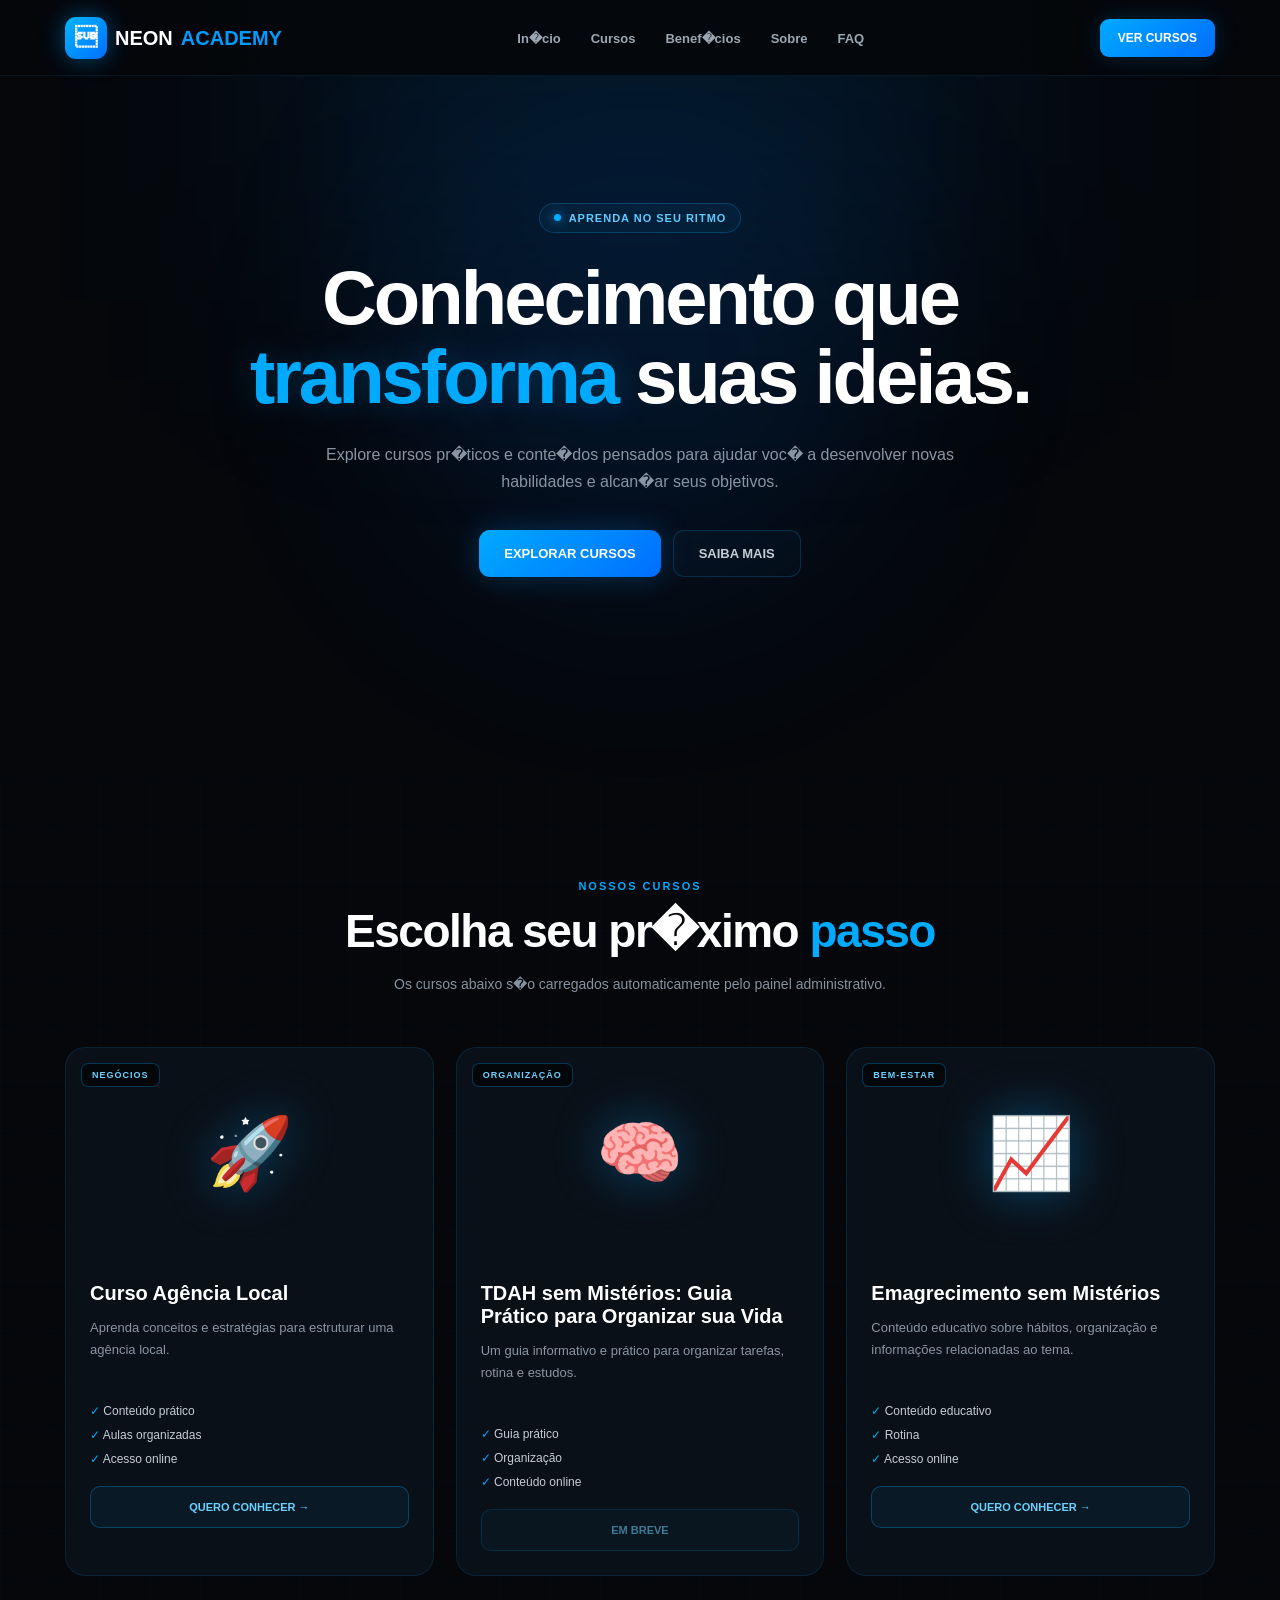
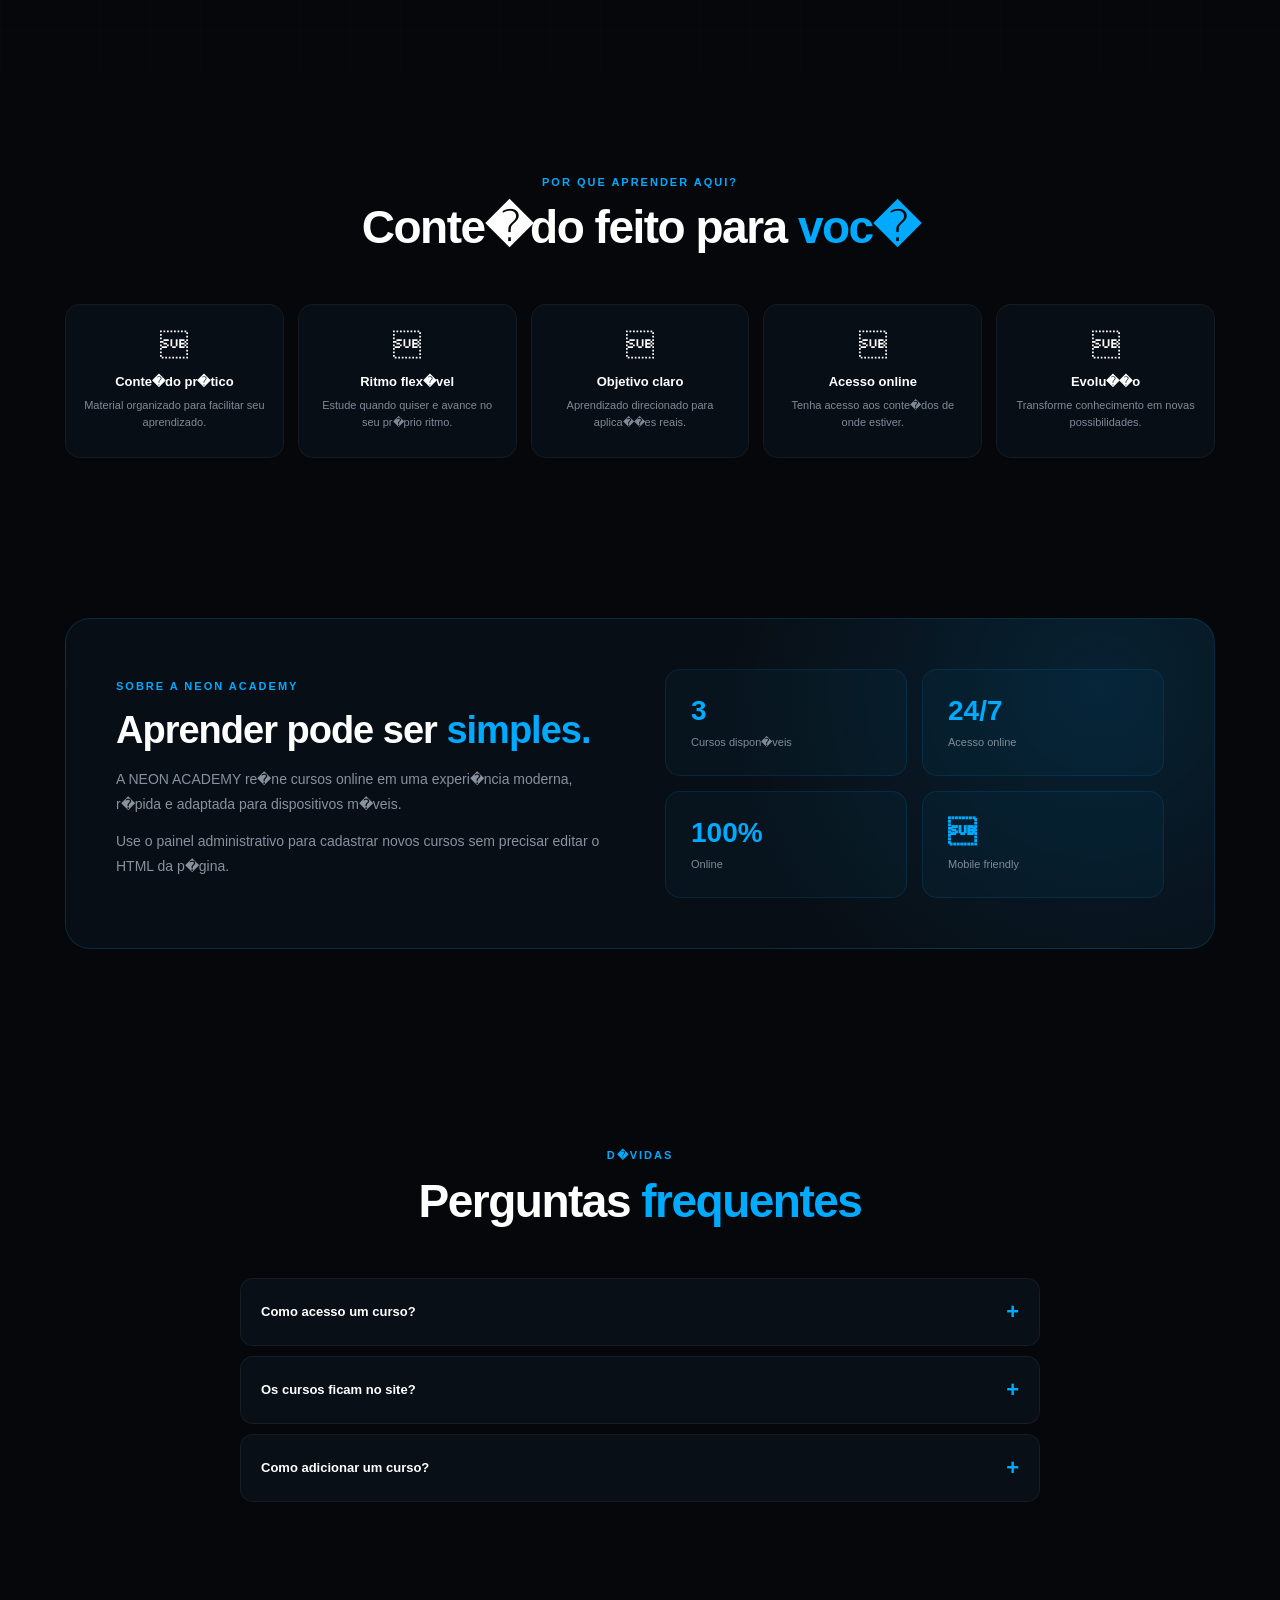
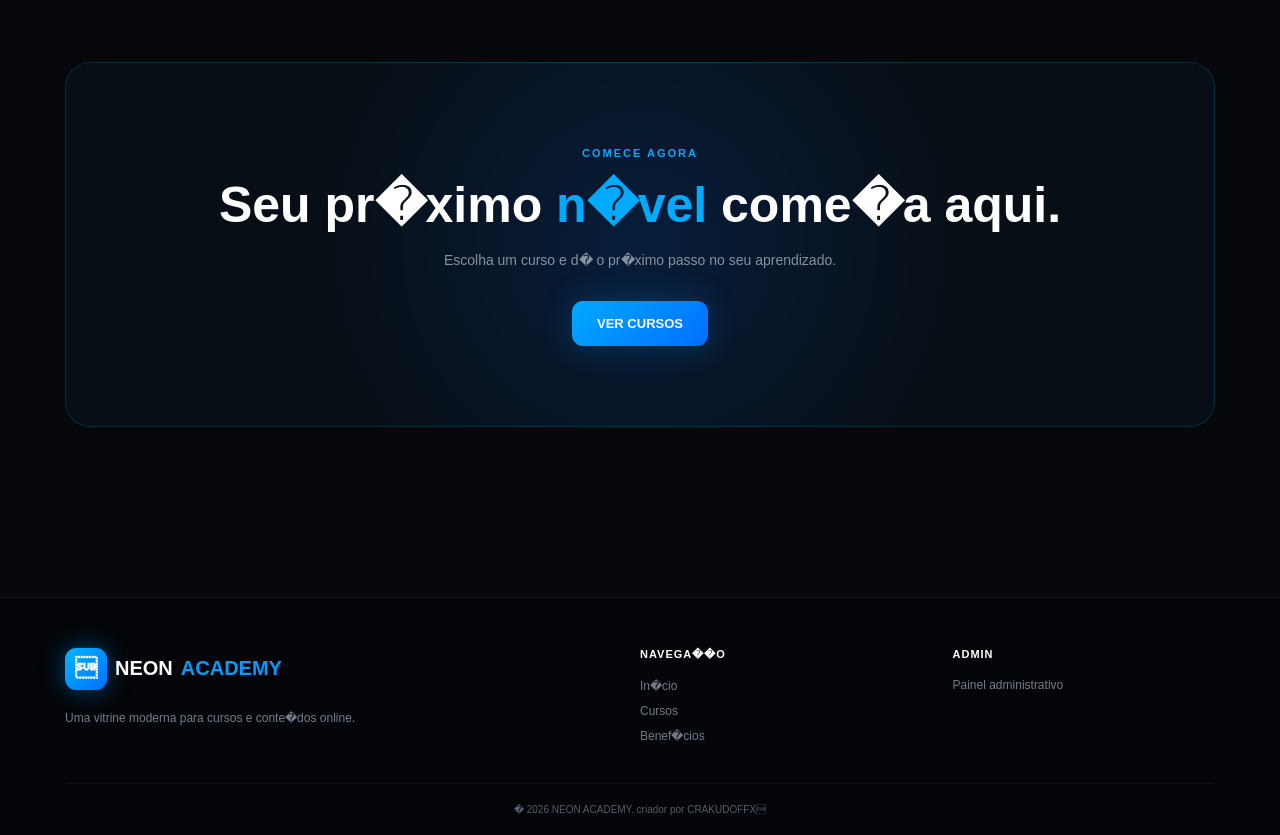
<file: index.html>
<!DOCTYPE html>
<html lang="pt-BR">
<head>
<meta charset="UTF-8">
<meta name="viewport" content="width=device-width, initial-scale=1.0">
<meta name="description" content="NEON ACADEMY � cursos online.">
<title>NEON ACADEMY</title>
<link rel="stylesheet" href="style.css">
</head>

<body>

<header class="header">
  <div class="container navbar">

    <a href="#inicio" class="logo">
      <span class="logo-icon"></span>
      <span class="logo-white">NEON</span>
      <span class="logo-blue">ACADEMY</span>
    </a>

    <nav class="nav" id="nav">
      <a href="#inicio">In�cio</a>
      <a href="#cursos">Cursos</a>
      <a href="#beneficios">Benef�cios</a>
      <a href="#sobre">Sobre</a>
      <a href="#faq">FAQ</a>
    </nav>

    <a class="header-button" href="#cursos">VER CURSOS</a>

    <button class="menu-button" id="menuButton" aria-label="Abrir menu"></button>

  </div>
</header>

<main>

<section class="hero" id="inicio">
  <div class="hero-glow"></div>

  <div class="container hero-content">

    <div class="badge">
      <span></span> APRENDA NO SEU RITMO
    </div>

    <h1>
      Conhecimento que <strong>transforma</strong> suas ideias.
    </h1>

    <p>
      Explore cursos pr�ticos e conte�dos pensados para ajudar voc�
      a desenvolver novas habilidades e alcan�ar seus objetivos.
    </p>

    <div class="hero-buttons">
      <a class="button-primary" href="#cursos">EXPLORAR CURSOS</a>
      <a class="button-secondary" href="#sobre">SAIBA MAIS</a>
    </div>

  </div>
</section>


<section class="courses-section" id="cursos">
  <div class="container">

    <div class="section-title">
      <span>NOSSOS CURSOS</span>

      <h2>
        Escolha seu pr�ximo <strong>passo</strong>
      </h2>

      <p>
        Os cursos abaixo s�o carregados automaticamente pelo painel administrativo.
      </p>
    </div>

    <div class="courses-grid" id="coursesGrid"></div>

    <div id="emptyCourses" class="empty-courses" hidden>
      Nenhum curso cadastrado no momento.
    </div>

  </div>
</section>


<section id="beneficios">
  <div class="container">

    <div class="section-title">
      <span>POR QUE APRENDER AQUI?</span>

      <h2>
        Conte�do feito para <strong>voc�</strong>
      </h2>
    </div>


    <div class="benefits-grid">

      <div class="benefit-card">
        <div></div>
        <h3>Conte�do pr�tico</h3>
        <p>
          Material organizado para facilitar seu aprendizado.
        </p>
      </div>

      <div class="benefit-card">
        <div></div>
        <h3>Ritmo flex�vel</h3>
        <p>
          Estude quando quiser e avance no seu pr�prio ritmo.
        </p>
      </div>

      <div class="benefit-card">
        <div></div>
        <h3>Objetivo claro</h3>
        <p>
          Aprendizado direcionado para aplica��es reais.
        </p>
      </div>

      <div class="benefit-card">
        <div></div>
        <h3>Acesso online</h3>
        <p>
          Tenha acesso aos conte�dos de onde estiver.
        </p>
      </div>

      <div class="benefit-card">
        <div></div>
        <h3>Evolu��o</h3>
        <p>
          Transforme conhecimento em novas possibilidades.
        </p>
      </div>

    </div>

  </div>
</section>


<section class="about-section" id="sobre">
  <div class="container">

    <div class="about-box">

      <div class="about-text">

        <span>SOBRE A NEON ACADEMY</span>

        <h2>
          Aprender pode ser <strong>simples.</strong>
        </h2>

        <p>
          A NEON ACADEMY re�ne cursos online em uma experi�ncia moderna,
          r�pida e adaptada para dispositivos m�veis.
        </p>

        <p>
          Use o painel administrativo para cadastrar novos cursos
          sem precisar editar o HTML da p�gina.
        </p>

      </div>


      <div class="about-stats">

        <div>
          <strong id="courseCount">0</strong>
          <span>Cursos dispon�veis</span>
        </div>

        <div>
          <strong>24/7</strong>
          <span>Acesso online</span>
        </div>

        <div>
          <strong>100%</strong>
          <span>Online</span>
        </div>

        <div>
          <strong></strong>
          <span>Mobile friendly</span>
        </div>

      </div>

    </div>

  </div>
</section>


<section id="faq">
  <div class="container">

    <div class="section-title">
      <span>D�VIDAS</span>

      <h2>
        Perguntas <strong>frequentes</strong>
      </h2>
    </div>


    <div class="faq-list">

      <div class="faq-item">

        <button class="faq-question">
          Como acesso um curso?
          <span>+</span>
        </button>

        <div class="faq-answer">
          <p>
            Clique no bot�o do curso para abrir a p�gina externa
            de apresenta��o ou compra.
          </p>
        </div>

      </div>


      <div class="faq-item">

        <button class="faq-question">
          Os cursos ficam no site?
          <span>+</span>
        </button>

        <div class="faq-answer">
          <p>
            O site funciona como vitrine. Cada bot�o pode direcionar
            para a plataforma definida no painel.
          </p>
        </div>

      </div>


      <div class="faq-item">

        <button class="faq-question">
          Como adicionar um curso?
          <span>+</span>
        </button>

        <div class="faq-answer">
          <p>
            Acesse o painel administrativo, preencha os dados e salve.
            O curso aparecer� na vitrine deste navegador.
          </p>
        </div>

      </div>

    </div>

  </div>
</section>


<section class="cta-section">
  <div class="container">

    <div class="cta-box">

      <span>COMECE AGORA</span>

      <h2>
        Seu pr�ximo <strong>n�vel</strong> come�a aqui.
      </h2>

      <p>
        Escolha um curso e d� o pr�ximo passo no seu aprendizado.
      </p>

      <a class="button-primary" href="#cursos">
        VER CURSOS
      </a>

    </div>

  </div>
</section>

</main>


<footer>

  <div class="container footer-content">

    <div class="footer-brand">

      <a class="logo" href="#inicio">
        <span class="logo-icon"></span>
        <span class="logo-white">NEON</span>
        <span class="logo-blue">ACADEMY</span>
      </a>

      <p>
        Uma vitrine moderna para cursos e conte�dos online.
      </p>

    </div>


    <div class="footer-column">

      <h4>NAVEGA��O</h4>

      <a href="#inicio">In�cio</a>
      <a href="#cursos">Cursos</a>
      <a href="#beneficios">Benef�cios</a>

    </div>


    <div class="footer-column">

      <h4>ADMIN</h4>

      <a href="admin.html">
        Painel administrativo
      </a>

    </div>

  </div>


  <div class="container copyright">
    � <span id="year"></span> NEON ACADEMY.
    criador por CRAKUDOFFX
  </div>

</footer>


<script src="Scripts.js"></script>

</body>
</html>
</file>
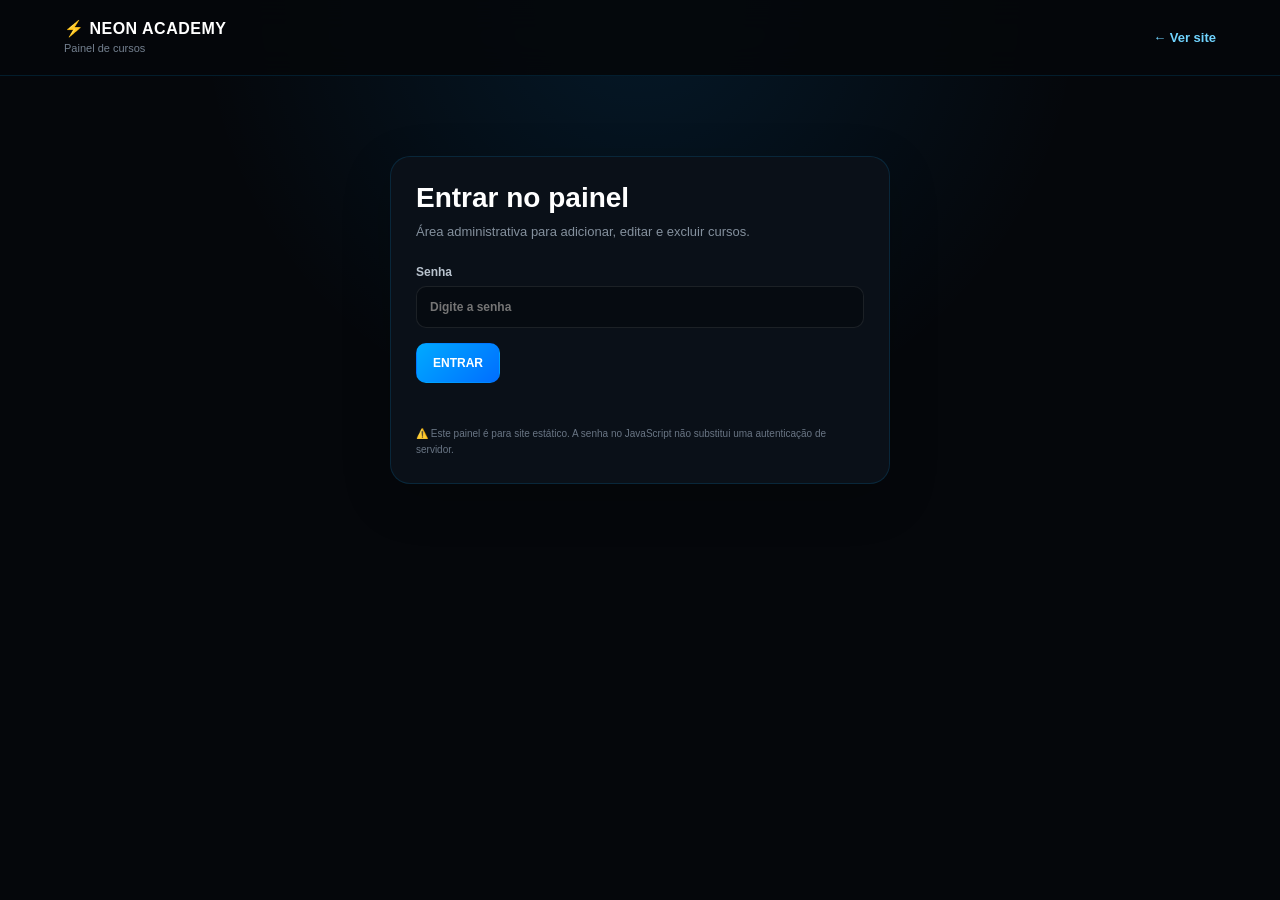
<file: admin.html>
<!DOCTYPE html>
<html lang="pt-BR">
<head>
<meta charset="UTF-8">
<meta name="viewport" content="width=device-width, initial-scale=1.0">
<title>Painel — NEON ACADEMY</title>
<link rel="stylesheet" href="admin.css">
</head>
<body>
<div class="admin-shell">
  <header class="admin-header">
    <div><div class="brand">⚡ NEON ACADEMY</div><small>Painel de cursos</small></div>
    <a href="Index.html" class="back">← Ver site</a>
  </header>

  <main class="admin-container">
    <section id="loginBox" class="panel login-panel">
      <h1>Entrar no painel</h1>
      <p>Área administrativa para adicionar, editar e excluir cursos.</p>
      <form id="loginForm">
        <label>Senha<input id="adminPassword" type="password" placeholder="Digite a senha" required></label>
        <button class="primary" type="submit">ENTRAR</button>
        <div id="loginError" class="error"></div>
      </form>
      <small class="warning">⚠️ Este painel é para site estático. A senha no JavaScript não substitui uma autenticação de servidor.</small>
    </section>

    <section id="adminApp" hidden>
      <div class="top-actions">
        <div><h1>Gerenciar cursos</h1><p>Adicione, edite ou exclua os cards exibidos na página inicial.</p></div>
        <button id="logoutBtn" class="ghost">Sair</button>
      </div>

      <div class="dashboard-grid">
        <section class="panel">
          <h2 id="formTitle">Adicionar curso</h2>
          <form id="courseForm">
            <input type="hidden" id="courseId">
            <label>Nome do curso<input id="title" required placeholder="Ex.: Curso de Marketing"></label>
            <label>Categoria<input id="category" placeholder="Ex.: NEGÓCIOS"></label>
            <label>Descrição<textarea id="description" rows="4" required placeholder="Descrição curta do curso"></textarea></label>
            <div class="two">
              <label>Ícone/emoji<input id="icon" placeholder="📚"></label>
              <label>Texto do botão<input id="buttonText" value="QUERO CONHECER"></label>
            </div>
            <label>Link do curso (Kiwify ou outro)<input id="link" type="url" placeholder="https://..."></label>
            <label>URL da imagem <span class="optional">(opcional)</span><input id="image" type="url" placeholder="https://.../imagem.jpg"></label>
            <label>Benefícios <span class="optional">(um por linha)</span><textarea id="features" rows="4" placeholder="Aulas práticas&#10;Material de apoio&#10;Acesso online"></textarea></label>
            <div class="form-actions">
              <button class="primary" type="submit" id="saveBtn">Adicionar curso</button>
              <button class="ghost" type="button" id="cancelBtn" hidden>Cancelar edição</button>
            </div>
          </form>
        </section>

        <section class="panel">
          <div class="list-heading"><h2>Cursos cadastrados</h2><span id="totalBadge">0</span></div>
          <div id="courseList" class="course-list"></div>
          <div id="emptyList" class="empty">Nenhum curso cadastrado.</div>
        </section>
      </div>

      <section class="panel tools">
        <h2>Backup</h2>
        <p>Exporte seus cursos antes de trocar de dispositivo ou navegador. Depois, importe o arquivo JSON.</p>
        <div class="form-actions">
          <button id="exportBtn" class="ghost" type="button">⬇ Exportar cursos</button>
          <label class="file-button">⬆ Importar JSON<input id="importFile" type="file" accept=".json,application/json" hidden></label>
          <button id="resetBtn" class="danger" type="button">Restaurar cursos padrão</button>
        </div>
      </section>
    </section>
  </main>
</div>
<script src="admin.js"></script>
</body>
</html>
</file>
<file: style.css>
/* =====================================================
   NEON ACADEMY
   CSS PRINCIPAL
===================================================== */

* {
    margin: 0;
    padding: 0;
    box-sizing: border-box;
}

html {
    scroll-behavior: smooth;
}

body {
    font-family: Arial, Helvetica, sans-serif;
    background: #05070b;
    color: #ffffff;
    overflow-x: hidden;
}

body::before {
    content: "";
    position: fixed;
    top: -200px;
    left: 50%;
    transform: translateX(-50%);
    width: 700px;
    height: 500px;
    background: rgba(0, 140, 255, 0.10);
    filter: blur(120px);
    pointer-events: none;
    z-index: -1;
}

a {
    color: inherit;
    text-decoration: none;
}

button {
    font-family: inherit;
}

.container {
    width: min(1150px, 92%);
    margin: auto;
}


/* =====================================================
   HEADER
===================================================== */

.header {
    position: fixed;
    top: 0;
    left: 0;
    width: 100%;
    height: 76px;
    z-index: 1000;

    background: rgba(5, 7, 11, 0.90);

    border-bottom: 1px solid rgba(0, 170, 255, 0.10);

    backdrop-filter: blur(18px);
    -webkit-backdrop-filter: blur(18px);
}

.navbar {
    height: 76px;

    display: flex;
    align-items: center;
    justify-content: space-between;
}


/* LOGO */

.logo {
    display: flex;
    align-items: center;
    gap: 8px;

    font-size: 20px;
    font-weight: 900;
}

.logo-icon {
    width: 42px;
    height: 42px;

    display: flex;
    align-items: center;
    justify-content: center;

    border-radius: 11px;

    background: linear-gradient(
        135deg,
        #00b7ff,
        #006eff
    );

    box-shadow:
        0 0 25px rgba(0, 153, 255, 0.45);

    font-size: 22px;
}

.logo-white {
    color: #ffffff;
}

.logo-blue {
    color: #009cff;
}


/* MENU */

.nav {
    display: flex;
    align-items: center;
    gap: 30px;
}

.nav a {
    color: #9ca7b4;

    font-size: 13px;
    font-weight: 700;

    transition: 0.25s;
}

.nav a:hover {
    color: #00aaff;
}


/* HEADER BUTTON */

.header-button {
    padding: 12px 18px;

    border-radius: 9px;

    background: linear-gradient(
        135deg,
        #00aaff,
        #006eff
    );

    font-size: 12px;
    font-weight: 900;

    box-shadow:
        0 0 25px rgba(0, 153, 255, 0.20);

    transition: 0.25s;
}

.header-button:hover {
    transform: translateY(-2px);

    box-shadow:
        0 0 35px rgba(0, 153, 255, 0.40);
}


/* MOBILE MENU */

.menu-button {
    display: none;

    border: none;
    background: transparent;

    color: #ffffff;

    font-size: 30px;

    cursor: pointer;
}


/* =====================================================
   HERO
===================================================== */

.hero {
    min-height: 780px;

    display: flex;
    align-items: center;

    padding-top: 100px;

    position: relative;

    overflow: hidden;
}

.hero-glow {
    position: absolute;

    width: 500px;
    height: 500px;

    left: 50%;
    top: 100px;

    transform: translateX(-50%);

    background: rgba(0, 120, 255, 0.10);

    filter: blur(100px);

    border-radius: 50%;

    pointer-events: none;
}

.hero-content {
    text-align: center;

    position: relative;
    z-index: 2;
}


/* BADGE */

.badge {
    display: inline-flex;
    align-items: center;
    gap: 8px;

    padding: 8px 14px;

    border-radius: 50px;

    border: 1px solid rgba(0, 170, 255, 0.25);

    background: rgba(0, 170, 255, 0.05);

    color: #63caff;

    font-size: 11px;
    font-weight: 800;

    letter-spacing: 1px;

    margin-bottom: 25px;
}

.badge span {
    width: 7px;
    height: 7px;

    border-radius: 50%;

    background: #00aaff;

    box-shadow:
        0 0 12px #00aaff;
}


/* HERO TITLE */

.hero h1 {
    max-width: 850px;

    margin: auto;

    font-size: clamp(43px, 7vw, 76px);

    line-height: 1.04;

    letter-spacing: -3px;

    font-weight: 900;
}

.hero h1 strong {
    color: #00aaff;

    text-shadow:
        0 0 35px rgba(0, 170, 255, 0.25);
}


/* HERO DESCRIPTION */

.hero p {
    max-width: 650px;

    margin: 25px auto 0;

    color: #8995a3;

    font-size: 16px;

    line-height: 1.7;
}


/* HERO BUTTONS */

.hero-buttons {
    display: flex;

    justify-content: center;

    gap: 12px;

    margin-top: 35px;
}

.button-primary,
.button-secondary {
    display: inline-flex;

    align-items: center;
    justify-content: center;

    padding: 15px 25px;

    border-radius: 11px;

    font-size: 13px;

    font-weight: 900;

    transition: 0.25s;
}

.button-primary {
    color: white;

    background: linear-gradient(
        135deg,
        #00aaff,
        #006eff
    );

    box-shadow:
        0 0 30px rgba(0, 153, 255, 0.25);
}

.button-primary:hover {
    transform: translateY(-3px);

    box-shadow:
        0 0 40px rgba(0, 153, 255, 0.45);
}

.button-secondary {
    border: 1px solid rgba(0, 170, 255, 0.20);

    color: #c4ccd6;

    background: rgba(0, 170, 255, 0.03);
}

.button-secondary:hover {
    color: #ffffff;

    border-color: rgba(0, 170, 255, 0.50);

    background: rgba(0, 170, 255, 0.08);
}


/* =====================================================
   SECTION TITLES
===================================================== */

section {
    padding: 100px 0;
}

.section-title {
    max-width: 700px;

    margin: 0 auto 50px;

    text-align: center;
}

.section-title > span {
    display: block;

    margin-bottom: 12px;

    color: #00aaff;

    font-size: 11px;

    font-weight: 900;

    letter-spacing: 2px;
}

.section-title h2 {
    font-size: clamp(31px, 5vw, 46px);

    letter-spacing: -1.5px;
}

.section-title h2 strong {
    color: #00aaff;
}

.section-title p {
    margin-top: 15px;

    color: #87929f;

    font-size: 14px;

    line-height: 1.7;
}


/* =====================================================
   CURSOS
===================================================== */

.courses-section {
    background:
        linear-gradient(
            rgba(0, 170, 255, 0.025) 1px,
            transparent 1px
        ),
        linear-gradient(
            90deg,
            rgba(0, 170, 255, 0.025) 1px,
            transparent 1px
        );

    background-size: 50px 50px;
}

.courses-grid {
    display: grid;

    grid-template-columns:
        repeat(3, 1fr);

    gap: 22px;
}


/* CARD */

.course-card {
    overflow: hidden;

    background: #0a1018;

    border: 1px solid rgba(0, 170, 255, 0.13);

    border-radius: 20px;

    transition: 0.3s;
}

.course-card:hover {
    transform: translateY(-7px);

    border-color:
        rgba(0, 170, 255, 0.40);

    box-shadow:
        0 15px 50px rgba(0, 100, 255, 0.10);
}


/* COURSE IMAGE */

.course-image {
    height: 210px;

    position: relative;

    display: flex;

    align-items: center;
    justify-content: center;

    overflow: hidden;
}

.agency-image {
    background:
        radial-gradient(
            circle at center,
            rgba(0, 174, 255, 0.35),
            transparent 50%
        ),
        linear-gradient(
            135deg,
            #081a2d,
            #02070d
        );
}

.tdah-image {
    background:
        radial-gradient(
            circle at center,
            rgba(65, 110, 255, 0.35),
            transparent 50%
        ),
        linear-gradient(
            135deg,
            #10152d,
            #03060d
        );
}

.weight-image {
    background:
        radial-gradient(
            circle at center,
            rgba(0, 210, 255, 0.25),
            transparent 50%
        ),
        linear-gradient(
            135deg,
            #071d23,
            #020709
        );
}

.image-icon {
    font-size: 70px;

    filter:
        drop-shadow(
            0 0 25px rgba(0, 170, 255, 0.35)
        );
}

.course-category {
    position: absolute;

    top: 15px;
    left: 15px;

    padding: 6px 10px;

    border-radius: 7px;

    background: rgba(0, 0, 0, 0.55);

    border: 1px solid rgba(0, 170, 255, 0.30);

    color: #6dd0ff;

    font-size: 9px;

    font-weight: 900;

    letter-spacing: 1px;
}


/* COURSE BODY */

.course-body {
    padding: 24px;
}

.course-body h3 {
    font-size: 20px;

    margin-bottom: 12px;
}

.course-body p {
    color: #8995a3;

    font-size: 13px;

    line-height: 1.7;

    min-height: 67px;
}

.course-body ul {
    list-style: none;

    margin: 20px 0;
}

.course-body li {
    color: #c4ccd5;

    font-size: 12px;

    margin: 10px 0;
}

.course-body li::first-letter {
    color: #00aaff;
}


/* COURSE BUTTON */

.course-button {
    display: flex;

    align-items: center;
    justify-content: center;

    gap: 10px;

    width: 100%;

    padding: 14px;

    border-radius: 10px;

    border: 1px solid rgba(0, 170, 255, 0.30);

    background: rgba(0, 170, 255, 0.06);

    color: #6bd1ff;

    font-size: 11px;

    font-weight: 900;

    transition: 0.25s;
}

.course-button:hover {
    color: white;

    background:
        linear-gradient(
            135deg,
            #00aaff,
            #006eff
        );

    border-color: transparent;

    box-shadow:
        0 0 25px rgba(0, 153, 255, 0.25);
}


/* =====================================================
   BENEFÍCIOS
===================================================== */

.benefits-grid {
    display: grid;

    grid-template-columns:
        repeat(5, 1fr);

    gap: 14px;
}

.benefit-card {
    padding: 25px 18px;

    text-align: center;

    background: #080e15;

    border: 1px solid rgba(255, 255, 255, 0.05);

    border-radius: 15px;

    transition: 0.25s;
}

.benefit-card:hover {
    transform: translateY(-5px);

    border-color:
        rgba(0, 170, 255, 0.25);
}

.benefit-card > div {
    font-size: 28px;

    margin-bottom: 12px;
}

.benefit-card h3 {
    font-size: 13px;

    margin-bottom: 8px;
}

.benefit-card p {
    color: #7f8a97;

    font-size: 11px;

    line-height: 1.6;
}


/* =====================================================
   SOBRE
===================================================== */

.about-section {
    padding-top: 60px;
}

.about-box {
    display: grid;

    grid-template-columns:
        1fr 1fr;

    gap: 50px;

    align-items: center;

    padding: 50px;

    border-radius: 25px;

    border: 1px solid rgba(0, 170, 255, 0.18);

    background:
        radial-gradient(
            circle at 90% 20%,
            rgba(0, 170, 255, 0.12),
            transparent 35%
        ),
        #080e15;
}

.about-text > span {
    color: #00aaff;

    font-size: 11px;

    font-weight: 900;

    letter-spacing: 2px;
}

.about-text h2 {
    margin: 15px 0;

    font-size: 38px;

    letter-spacing: -1px;
}

.about-text h2 strong {
    color: #00aaff;
}

.about-text p {
    color: #87929f;

    font-size: 14px;

    line-height: 1.8;

    margin-bottom: 12px;
}


/* STATS */

.about-stats {
    display: grid;

    grid-template-columns:
        repeat(2, 1fr);

    gap: 15px;
}

.about-stats div {
    padding: 25px;

    border-radius: 15px;

    background: rgba(0, 170, 255, 0.04);

    border: 1px solid rgba(0, 170, 255, 0.12);
}

.about-stats strong {
    display: block;

    color: #00aaff;

    font-size: 28px;

    margin-bottom: 5px;
}

.about-stats span {
    color: #7f8b98;

    font-size: 11px;
}


/* =====================================================
   FAQ
===================================================== */

.faq-list {
    max-width: 800px;

    margin: auto;
}

.faq-item {
    margin-bottom: 10px;

    border-radius: 13px;

    overflow: hidden;

    background: #090f16;

    border: 1px solid rgba(255, 255, 255, 0.06);
}

.faq-question {
    width: 100%;

    padding: 20px;

    border: none;

    background: transparent;

    color: white;

    text-align: left;

    display: flex;

    justify-content: space-between;

    align-items: center;

    cursor: pointer;

    font-size: 13px;

    font-weight: 800;
}

.faq-question span {
    color: #00aaff;

    font-size: 22px;

    transition: 0.25s;
}

.faq-answer {
    display: none;

    padding: 0 20px 20px;
}

.faq-answer p {
    color: #87929f;

    font-size: 13px;

    line-height: 1.7;
}

.faq-item.active
.faq-answer {
    display: block;
}

.faq-item.active
.faq-question span {
    transform: rotate(45deg);
}


/* =====================================================
   CTA
===================================================== */

.cta-section {
    padding-top: 50px;
}

.cta-box {
    padding: 80px 25px;

    text-align: center;

    border-radius: 25px;

    border: 1px solid rgba(0, 170, 255, 0.20);

    background:
        radial-gradient(
            circle at center,
            rgba(0, 110, 255, 0.16),
            transparent 55%
        ),
        #080e15;
}

.cta-box > span {
    color: #00aaff;

    font-size: 11px;

    font-weight: 900;

    letter-spacing: 2px;
}

.cta-box h2 {
    margin: 15px 0;

    font-size: clamp(32px, 5vw, 50px);
}

.cta-box h2 strong {
    color: #00aaff;
}

.cta-box p {
    max-width: 550px;

    margin: 0 auto 28px;

    color: #87929f;

    font-size: 14px;

    line-height: 1.7;
}


/* =====================================================
   FOOTER
===================================================== */

footer {
    margin-top: 70px;

    padding-top: 50px;

    background: #030508;

    border-top: 1px solid rgba(255, 255, 255, 0.05);
}

.footer-content {
    display: grid;

    grid-template-columns:
        2fr 1fr 1fr;

    gap: 50px;
}

.footer-brand p {
    max-width: 350px;

    margin-top: 18px;

    color: #737e8b;

    font-size: 12px;

    line-height: 1.7;
}

.footer-column {
    display: flex;

    flex-direction: column;

    gap: 11px;
}

.footer-column h4 {
    margin-bottom: 7px;

    font-size: 11px;

    letter-spacing: 1px;

    color: #ffffff;
}

.footer-column a {
    color: #727d89;

    font-size: 12px;

    transition: 0.2s;
}

.footer-column a:hover {
    color: #00aaff;
}

.copyright {
    margin-top: 40px;

    padding: 20px 0;

    border-top: 1px solid rgba(255, 255, 255, 0.05);

    text-align: center;

    color: #555f6b;

    font-size: 10px;
}


/* =====================================================
   RESPONSIVIDADE
===================================================== */

@media (max-width: 950px) {

    .courses-grid {
        grid-template-columns: 1fr 1fr;
    }

    .benefits-grid {
        grid-template-columns:
            repeat(3, 1fr);
    }

}


@media (max-width: 700px) {

    .header {
        height: 68px;
    }

    .navbar {
        height: 68px;
    }

    .logo {
        font-size: 17px;
    }

    .logo-icon {
        width: 38px;
        height: 38px;
        font-size: 19px;
    }

    .header-button {
        display: none;
    }

    .menu-button {
        display: block;
    }

    .nav {
        display: none;

        position: absolute;

        top: 68px;
        left: 0;

        width: 100%;

        padding: 20px;

        background: #06090e;

        border-bottom:
            1px solid rgba(0, 170, 255, 0.15);

        flex-direction: column;

        gap: 20px;
    }

    .nav.active {
        display: flex;
    }

    .hero {
        min-height: 690px;

        padding-top: 80px;
    }

    .hero h1 {
        font-size: 44px;

        letter-spacing: -2px;
    }

    .hero p {
        font-size: 14px;
    }

    .hero-buttons {
        flex-direction: column;
    }

    .button-primary,
    .button-secondary {
        width: 100%;
    }

    section {
        padding: 75px 0;
    }

    .courses-grid {
        grid-template-columns: 1fr;
    }

    .benefits-grid {
        grid-template-columns:
            1fr 1fr;
    }

    .about-box {
        grid-template-columns: 1fr;

        padding: 30px;

        gap: 35px;
    }

    .about-text h2 {
        font-size: 30px;
    }

    .footer-content {
        grid-template-columns: 1fr;

        gap: 35px;
    }

}


@media (max-width: 430px) {

    .hero h1 {
        font-size: 39px;
    }

    .benefits-grid {
        grid-template-columns: 1fr;
    }

    .about-stats {
        grid-template-columns: 1fr 1fr;
    }

    .course-image {
        height: 190px;
    }

}

/* CURSOS DINÂMICOS */
.empty-courses{padding:40px;text-align:center;color:#73808e;background:#080e15;border:1px dashed rgba(0,170,255,.2);border-radius:18px}
.course-image.has-photo{background-color:#07101a}
.course-image-overlay{position:absolute;inset:0;background:linear-gradient(180deg,rgba(0,0,0,.05),rgba(0,0,0,.5))}
.disabled-button{opacity:.55;cursor:not-allowed}
</file>
<file: admin.css>
*{box-sizing:border-box;margin:0;padding:0}body{font-family:Arial,Helvetica,sans-serif;background:#05070b;color:#fff;min-height:100vh}button,input,textarea{font:inherit}.admin-shell{min-height:100vh;background:radial-gradient(circle at 50% 0,rgba(0,153,255,.12),transparent 40%)}.admin-header{height:76px;border-bottom:1px solid rgba(0,170,255,.14);background:rgba(5,7,11,.9);backdrop-filter:blur(15px);display:flex;align-items:center;justify-content:space-between;padding:0 5%;position:sticky;top:0;z-index:5}.brand{font-weight:900;letter-spacing:.5px}.brand:first-letter{color:#00aaff}.admin-header small{color:#748090;font-size:11px}.back{color:#70d4ff;text-decoration:none;font-size:13px;font-weight:800}.admin-container{width:min(1150px,92%);margin:40px auto 80px}.panel{background:#0a1018;border:1px solid rgba(0,170,255,.15);border-radius:20px;padding:25px;box-shadow:0 15px 50px rgba(0,0,0,.2)}.login-panel{max-width:500px;margin:80px auto}.panel h1{font-size:28px;margin-bottom:8px}.panel h2{font-size:18px;margin-bottom:7px}.panel p{color:#84909d;font-size:13px;line-height:1.6;margin-bottom:22px}label{display:block;color:#b9c3ce;font-size:12px;font-weight:800;margin-bottom:15px}input,textarea{display:block;width:100%;margin-top:7px;background:#060b11;border:1px solid rgba(255,255,255,.09);border-radius:10px;color:#fff;padding:13px;outline:none}input:focus,textarea:focus{border-color:#00aaff}textarea{resize:vertical}.primary,.ghost,.danger,.file-button{display:inline-flex;align-items:center;justify-content:center;border-radius:10px;padding:12px 16px;border:1px solid transparent;cursor:pointer;font-weight:900;font-size:12px}.primary{background:linear-gradient(135deg,#00aaff,#006eff);color:#fff}.ghost{background:rgba(0,170,255,.05);border-color:rgba(0,170,255,.22);color:#74d3ff}.danger{background:rgba(255,60,60,.07);border-color:rgba(255,80,80,.2);color:#ff8d8d}.warning{display:block;color:#697584;font-size:10px;line-height:1.6;margin-top:18px}.error{color:#ff7777;font-size:12px;margin-top:10px;min-height:15px}.top-actions{display:flex;align-items:center;justify-content:space-between;margin-bottom:22px}.top-actions h1{margin-bottom:6px}.dashboard-grid{display:grid;grid-template-columns:1fr 1fr;gap:20px}.two{display:grid;grid-template-columns:1fr 1fr;gap:12px}.form-actions{display:flex;flex-wrap:wrap;gap:10px;margin-top:10px}.list-heading{display:flex;justify-content:space-between;align-items:center;margin-bottom:15px}.list-heading h2{margin:0}.list-heading span{background:#06243a;color:#69d1ff;padding:5px 9px;border-radius:20px;font-size:11px;font-weight:900}.course-list{display:flex;flex-direction:column;gap:10px}.course-row{border:1px solid rgba(255,255,255,.07);background:#070c12;border-radius:12px;padding:14px;display:flex;gap:12px;align-items:center}.course-row .emoji{font-size:28px;width:42px;text-align:center}.course-info{flex:1;min-width:0}.course-info strong{display:block;font-size:13px;white-space:nowrap;overflow:hidden;text-overflow:ellipsis}.course-info small{display:block;color:#667484;font-size:10px;margin-top:5px}.row-actions{display:flex;gap:6px}.mini{border:1px solid rgba(255,255,255,.08);background:#0b131d;color:#b9c7d5;border-radius:8px;padding:8px;cursor:pointer;font-size:11px}.mini.delete{color:#ff8585}.empty{color:#687583;text-align:center;padding:35px 10px;font-size:12px}.tools{margin-top:20px}.optional{color:#5f6c79;font-weight:400}.file-button{background:rgba(0,170,255,.05);border-color:rgba(0,170,255,.22);color:#74d3ff}.toast{position:fixed;right:20px;bottom:20px;background:#0b1721;border:1px solid rgba(0,170,255,.3);padding:13px 16px;border-radius:10px;color:#fff;font-size:12px;box-shadow:0 10px 30px #000;z-index:20}@media(max-width:800px){.dashboard-grid{grid-template-columns:1fr}.admin-container{margin-top:25px}.top-actions{align-items:flex-start}.two{grid-template-columns:1fr}.admin-header{padding:0 4%}.login-panel{margin:40px auto}.course-row{align-items:flex-start}.row-actions{flex-direction:column}.mini{padding:7px}}
</file>
